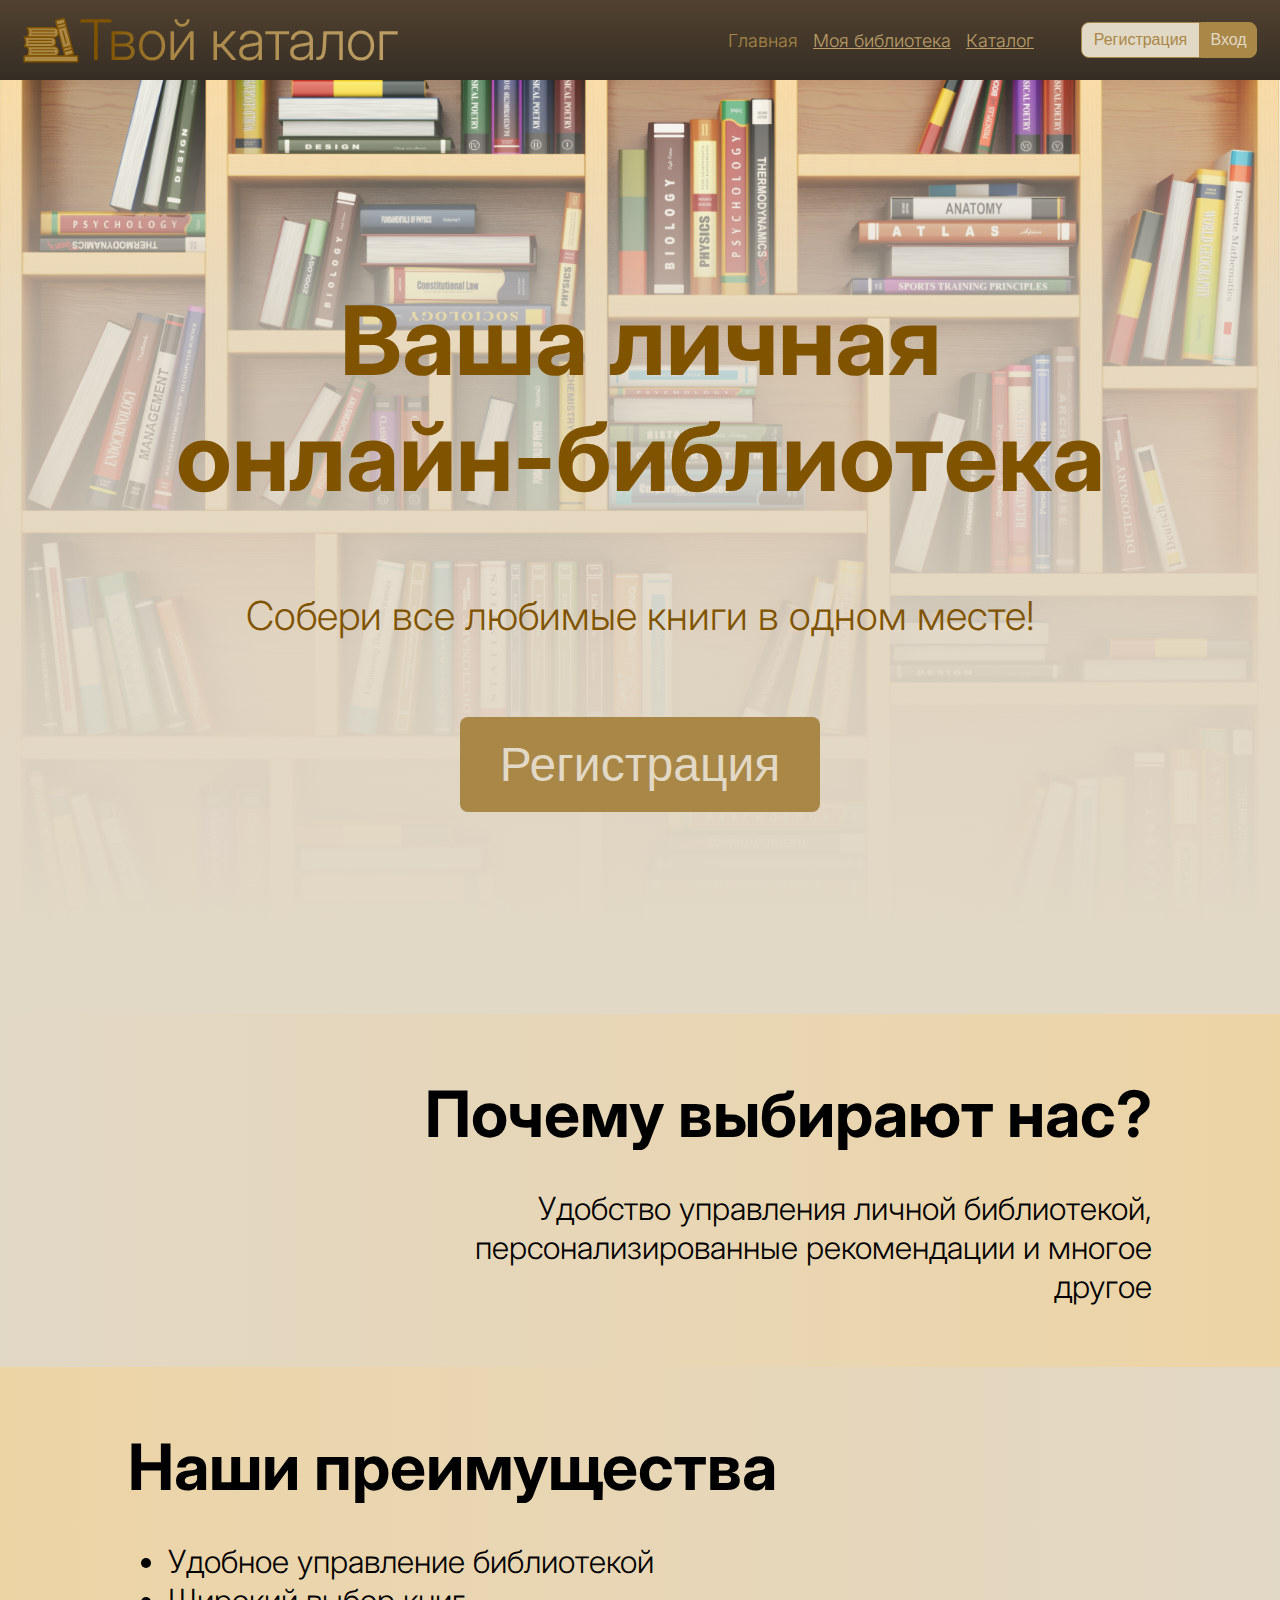
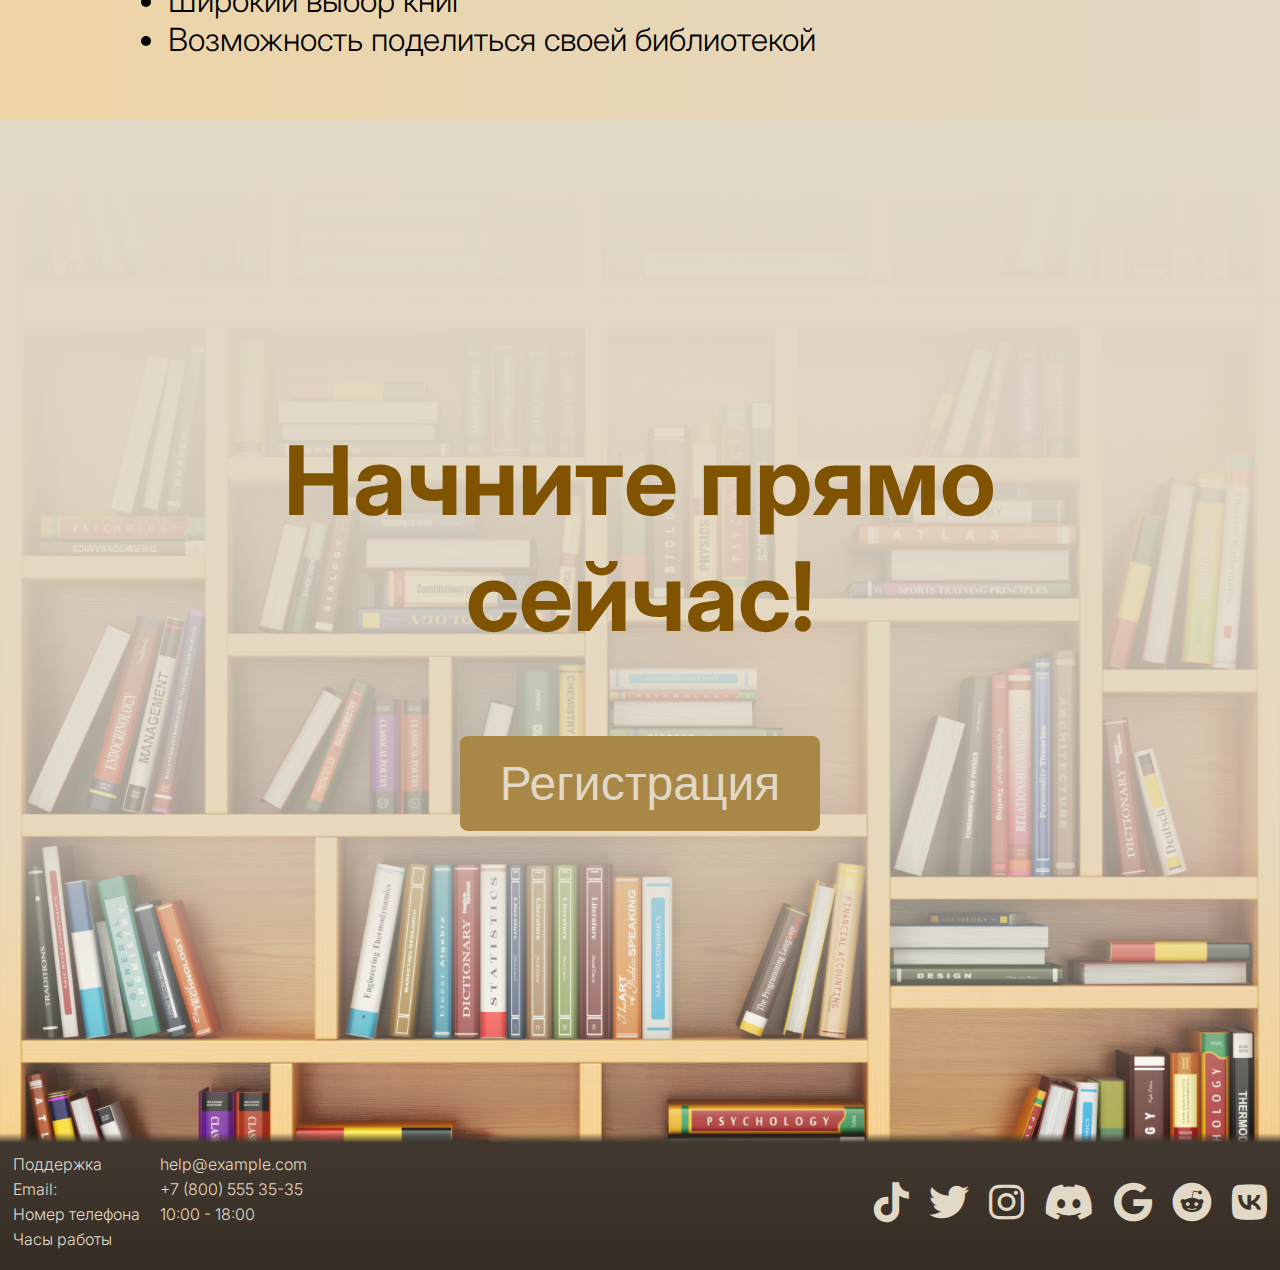
<file: index.html>
<!DOCTYPE html>
<html lang="ru">
    <head>
        <meta charset="UTF-8">
        <meta name="viewport" content="width=device-width, initial-scale=1.0">
        <title>Твой каталог</title>
        <link rel="stylesheet" href="https://cdnjs.cloudflare.com/ajax/libs/font-awesome/6.0.0-beta3/css/all.min.css">
        <link href="https://fonts.googleapis.com/css2?family=Inter:wght@300&amp;display=swap" rel="stylesheet">
        <link rel="stylesheet" href="basic_styles.css">
        <link rel="stylesheet" href="main_page.css">
    </head>
    <body>
        <header>
            <logo>
                <img src="src/logo.svg" alt="Logo">
                <span>Твой каталог</span>
            </logo>
            <div style="display: flex; align-items: center; gap: 47px;">
                <nav>
                    <a href="#" class="active">Главная</a>
                    <a href="my_biblio.html">Моя библиотека</a>
                    <a href="#">Каталог</a>
                </nav>
                <div class="user-panel">
                    <button class="register">Регистрация</button>
                    <button class="login">Вход</button>
                </div>
            </div>
        </header>
        <main>
            <div class="background-layer-1"></div>
            <div class="background-layer-2">
                <div class="gradient-block-1"></div>
                <div class="gradient-block-2"></div>
                <div class="gradient-block-3"></div>
            </div>
            <section class="hero">
                <h1>Ваша личная онлайн-библиотека</h1>
                <p>Собери все любимые книги в одном месте!</p>
                <button class="cta">Регистрация</button>
            </section>
            <section class="why-us">
                <h2>Почему выбирают нас?</h2>
                <p>Удобство управления личной библиотекой, персонализированные рекомендации и многое другое</p>
            </section>
            <section class="advantages">
                <h2>Наши преимущества</h2>
                <ul>
                    <li>Удобное управление библиотекой</li>
                    <li>Широкий выбор книг</li>
                    <li>Возможность поделиться своей библиотекой</li>
                </ul>
            </section>
            <section class="start-now">
                <h2>Начните прямо сейчас!</h2>
                <button class="cta">Регистрация</button>
            </section>
        </main>
        <footer>
            <div class="support">
                <div>
                    <span>Поддержка</span>
                    <span>Email:</span>
                    <span>Номер телефона</span>
                    <span>Часы работы</span>
                </div>
                <div>
                    <span></span>
                    <span>help@example.com</span>
                    <span>+7 (800) 555 35-35</span>
                    <span>10:00 - 18:00</span>
                </div>
            </div>
            <div class="social-media">
                <a href="https://tiktok.com" target="_blank"><i class="fab fa-tiktok"></i></a>
                <a href="https://twitter.com" target="_blank"><i class="fab fa-twitter"></i></a>
                <a href="https://instagram.com" target="_blank"><i class="fab fa-instagram"></i></a>
                <a href="https://discord.com" target="_blank"><i class="fab fa-discord"></i></a>
                <a href="https://google.com" target="_blank"><i class="fab fa-google"></i></a>
                <a href="https://reddit.com" target="_blank"><i class="fab fa-reddit"></i></a>
                <a href="https://vk.com" target="_blank"><i class="fab fa-vk"></i></a>
            </div>
        </footer>
    </body>
</html>
</file>
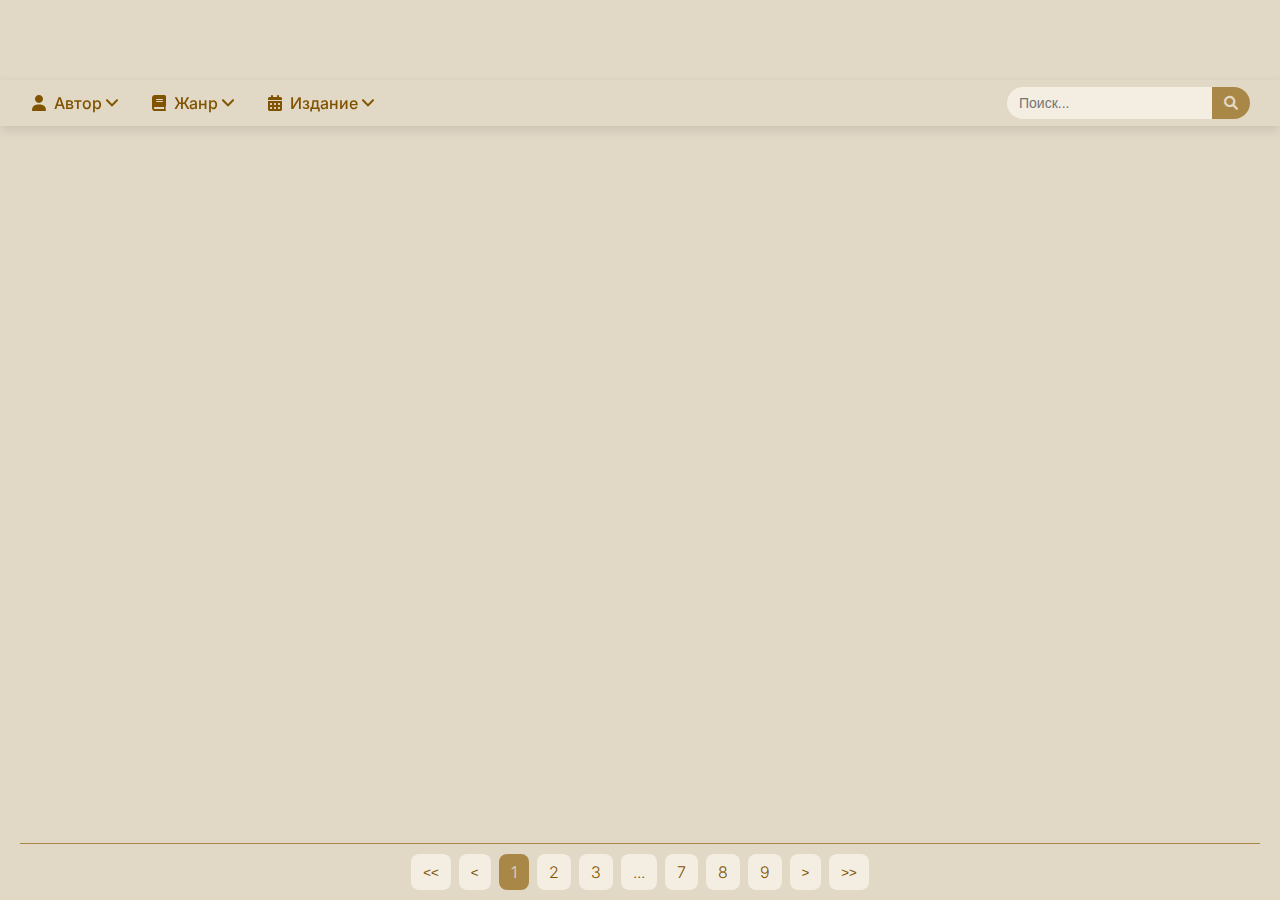
<file: catalog.html>
<!DOCTYPE html>
<html lang="ru">
<head>
    <meta charset="UTF-8">
    <meta name="viewport" content="width=device-width, initial-scale=1.0">
    <title>Каталог книг</title>
    <link rel="stylesheet" href="https://cdnjs.cloudflare.com/ajax/libs/font-awesome/6.0.0-beta3/css/all.min.css">
    <link href="https://fonts.googleapis.com/css2?family=Inter:wght@300&display=swap" rel="stylesheet">
    <link rel="stylesheet" href="styles/base.css">
    <link rel="stylesheet" href="styles/catalog.css">
</head>
<body>
    <div id="header-container"></div>

    <div class="filter-panel">
        <div class="filters">
            <div class="filter" data-filter="author">
                <i class="fas fa-user"></i>
                <span>Автор</span>
                <svg class="arrow" viewBox="0 0 30.727 30.727" width="12" height="12">
                    <path d="M29.994,10.183L15.363,24.812L0.733,10.184c-0.977-0.978-0.977-2.561,0-3.536c0.977-0.977,2.559-0.976,3.536,0l11.095,11.093L26.461,6.647c0.977-0.976,2.559-0.976,3.535,0C30.971,7.624,30.971,9.206,29.994,10.183z"/>
                </svg>
                <ul class="dropdown">
                    <li data-value="">Автор</li>
                    <li data-value="Есенин">Сергей Есенин</li>
                    <li data-value="Венчеровский">Алексей Венчеровский</li>
                    <li data-value="Пушкин">Александр Пушкин</li>
                </ul>
            </div>

            <div class="filter" data-filter="genre">
                <i class="fas fa-book"></i>
                <span>Жанр</span>
                <svg class="arrow" viewBox="0 0 30.727 30.727" width="12" height="12">
                    <path d="M29.994,10.183L15.363,24.812L0.733,10.184c-0.977-0.978-0.977-2.561,0-3.536c0.977-0.977,2.559-0.976,3.536,0l11.095,11.093L26.461,6.647c0.977-0.976,2.559-0.976,3.535,0C30.971,7.624,30.971,9.206,29.994,10.183z"/>
                </svg>
                <ul class="dropdown">
                    <li data-value="">Жанр</li>
                    <li data-value="поэзия">Поэзия</li>
                    <li data-value="проза">Проза</li>
                    <li data-value="драма">Драма</li>
                </ul>
            </div>

            <div class="filter" data-filter="edition">
                <i class="fas fa-calendar-alt"></i>
                <span>Издание</span>
                <svg class="arrow" viewBox="0 0 30.727 30.727" width="12" height="12">
                    <path d="M29.994,10.183L15.363,24.812L0.733,10.184c-0.977-0.978-0.977-2.561,0-3.536c0.977-0.977,2.559-0.976,3.536,0l11.095,11.093L26.461,6.647c0.977-0.976,2.559-0.976,3.535,0C30.971,7.624,30.971,9.206,29.994,10.183z"/>
                </svg>
                <ul class="dropdown">
                    <li data-value="">Издание</li>
                    <li data-value="1920">1920</li>
                    <li data-value="1955">1955</li>
                    <li data-value="2001">2001</li>
                </ul>
            </div>
        </div>
        
        <div class="search">
            <input type="text" placeholder="Поиск...">
            <button class="clear"><i class="fas fa-times"></i></button>
            <button class="search-btn"><i class="fas fa-search"></i></button>
        </div>
    </div>

    <main>
        <section class="books"></section>

        <div class="pagination">
            <button class="prev"><<</button>
            <button class="prev"><</button>
            <span class="page active">1</span>
            <span class="page">2</span>
            <span class="page">3</span>
            <span class="dots">...</span>
            <span class="page">7</span>
            <span class="page">8</span>
            <span class="page">9</span>
            <button class="next">></button>
            <button class="next">>></button>
        </div>
    </main>

    <div id="footer-container"></div>

    <div class="modal-overlay" id="book-details-modal">
        <div class="modal">
            <div class="modal-header">
                <button class="modal-close">&times;</button>
                <h2>Просмотр книги</h2>
            </div>
            <div class="modal-content">
                <div class="image-upload-container">
                    <div class="image-upload">
                        <div class="preview-container">
                            <img src="src/book.jpg" alt="Обложка книги">
                        </div>
                    </div>
                </div>
                <div class="form-fields">
                    <div class="book-title">Название книги</div>
                    <div class="book-author">Автор книги</div>
                    
                    <div class="book-details">
                        <div class="detail-item">
                            <span class="detail-label">Издательство:</span>
                            <span class="detail-value">Издательство</span>
                        </div>
                        <div class="detail-item">
                            <span class="detail-label">Год издания:</span>
                            <span class="detail-value">2023</span>
                        </div>
                        <div class="detail-item">
                            <span class="detail-label">Количество страниц:</span>
                            <span class="detail-value">350</span>
                        </div>
                        <div class="detail-item">
                            <span class="detail-label">Жанр:</span>
                            <span class="detail-value">Фантастика</span>
                        </div>
                    </div>
                    
                    <div class="book-description">
                        <div class="description-label">Описание</div>
                        <p>Есть над чем задуматься: акционеры крупнейших компаний заблокированы в рамках своих собственных рациональных ограничений.</p>
                    </div>
                </div>
            </div>
            <div class="modal-footer">
                <button class="create-btn" id="add-to-library">Добавить</button>
                <button class="create-btn" id="share-book">Поделиться</button>
            </div>
        </div>
    </div>

    <script src="scripts/common.js"></script>
    <script src="scripts/catalog.js"></script>
</body>
</html>
</file>
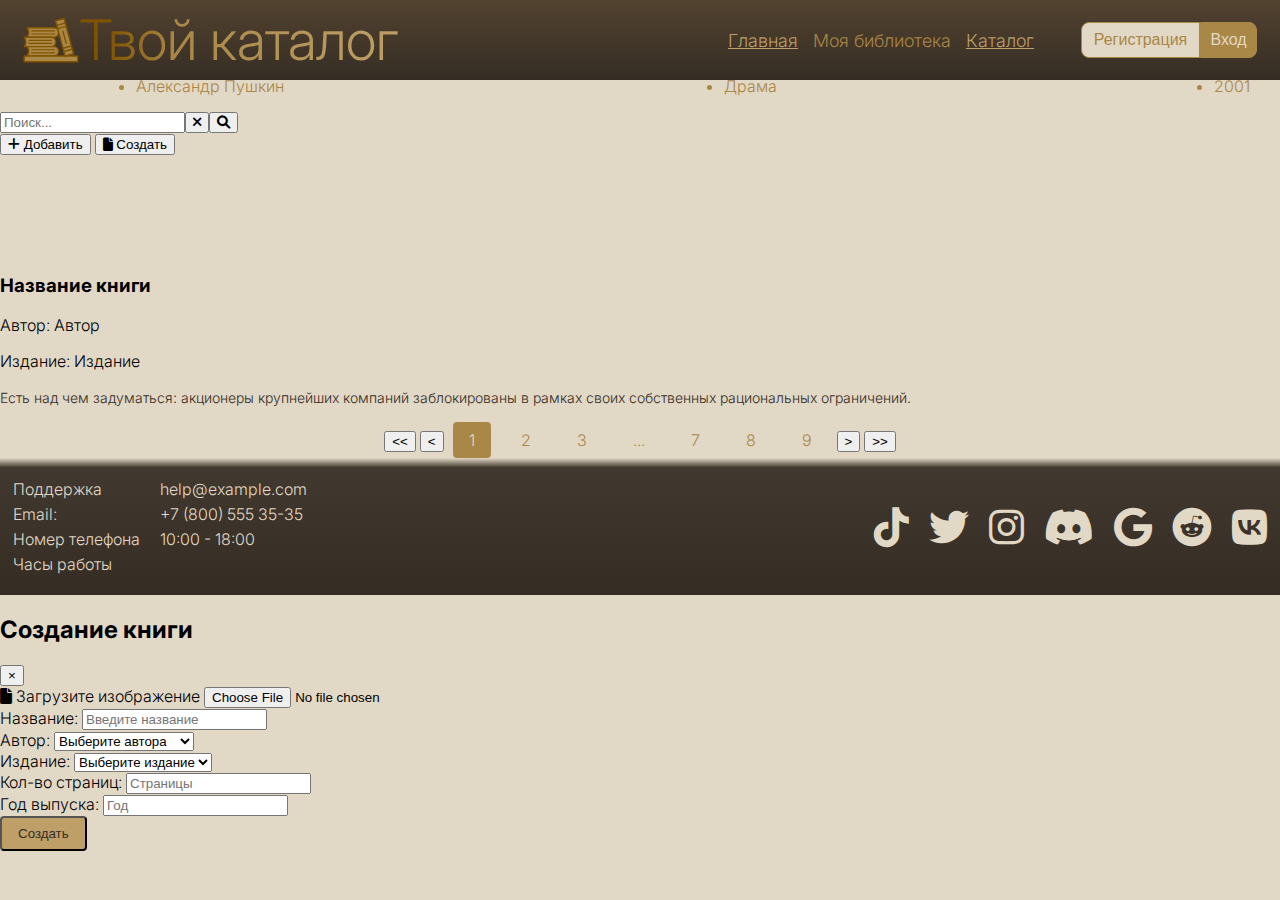
<file: my_biblio.html>
<!-- my_biblio.html -->
<!DOCTYPE html>
<html lang="ru">
<head>
    <meta charset="UTF-8">
    <meta name="viewport" content="width=device-width, initial-scale=1.0">
    <title>Моя библиотека</title>
    <link rel="stylesheet" href="https://cdnjs.cloudflare.com/ajax/libs/font-awesome/6.0.0-beta3/css/all.min.css">
    <link href="https://fonts.googleapis.com/css2?family=Inter:wght@300&display=swap" rel="stylesheet">
    <link rel="stylesheet" href="basic_styles.css">
    <link rel="stylesheet" href="my_biblio.css">
</head>
<body>
    <header>
        <logo>
            <img src="src/logo.svg" alt="Logo">
            <span>Твой каталог</span>
        </logo>
        <div style="display: flex; align-items: center; gap: 47px;">
            <nav>
                <a href="index.html">Главная</a>
                <a href="#" class="active">Моя библиотека</a>
                <a href="#">Каталог</a>
            </nav>
            <div class="user-panel">
                <button class="register">Регистрация</button>
                <button class="login">Вход</button>
            </div>
        </div>
    </header>

    <!-- Панель фильтров -->
    <div class="filter-panel">
        <div class="filters">
            <!-- Фильтр авторов -->
            <div class="filter" data-filter="author">
                <i class="fas fa-user"></i>
                <span>Автор</span>
                <svg class="arrow" viewBox="0 0 30.727 30.727" width="12" height="12">
                    <path d="M29.994,10.183L15.363,24.812L0.733,10.184c-0.977-0.978-0.977-2.561,0-3.536c0.977-0.977,2.559-0.976,3.536,0l11.095,11.093L26.461,6.647c0.977-0.976,2.559-0.976,3.535,0C30.971,7.624,30.971,9.206,29.994,10.183z"/>
                </svg>
                <ul class="dropdown">
                    <li data-value="">Автор</li>
                    <li data-value="Есенин">Сергей Есенин</li>
                    <li data-value="Венчеровский">Алексей Венчеровский</li>
                    <li data-value="Пушкин">Александр Пушкин</li>
                </ul>
            </div>

            <!-- Фильтр жанров -->
            <div class="filter" data-filter="genre">
                <i class="fas fa-book"></i>
                <span>Жанр</span>
                <svg class="arrow" viewBox="0 0 30.727 30.727" width="12" height="12">
                    <path d="M29.994,10.183L15.363,24.812L0.733,10.184c-0.977-0.978-0.977-2.561,0-3.536c0.977-0.977,2.559-0.976,3.536,0l11.095,11.093L26.461,6.647c0.977-0.976,2.559-0.976,3.535,0C30.971,7.624,30.971,9.206,29.994,10.183z"/>
                </svg>
                <ul class="dropdown">
                    <li data-value="">Жанр</li>
                    <li data-value="поэзия">Поэзия</li>
                    <li data-value="проза">Проза</li>
                    <li data-value="драма">Драма</li>
                </ul>
            </div>

            <!-- Фильтр изданий -->
            <div class="filter" data-filter="edition">
                <i class="fas fa-calendar-alt"></i>
                <span>Издание</span>
                <svg class="arrow" viewBox="0 0 30.727 30.727" width="12" height="12">
                    <path d="M29.994,10.183L15.363,24.812L0.733,10.184c-0.977-0.978-0.977-2.561,0-3.536c0.977-0.977,2.559-0.976,3.536,0l11.095,11.093L26.461,6.647c0.977-0.976,2.559-0.976,3.535,0C30.971,7.624,30.971,9.206,29.994,10.183z"/>
                </svg>
                <ul class="dropdown">
                    <li data-value="">Издание</li>
                    <li data-value="1920">1920</li>
                    <li data-value="1955">1955</li>
                    <li data-value="2001">2001</li>
                </ul>
            </div>
        </div>
        
        <div class="search">
            <input type="text" placeholder="Поиск...">
            <button class="clear"><i class="fas fa-times"></i></button>
            <button class="search-btn"><i class="fas fa-search"></i></button>
        </div>
        
        <div class="actions">
            <button class="add"><i class="fas fa-plus"></i> Добавить</button>
            <button class="create"><i class="fas fa-file"></i> Создать</button>
        </div>
    </div>

    <main>
        <section class="books">
            <div class="book-card">
                <div class="book-image">
                    <img src="[data-uri]" alt="Book cover">
                </div>
                <div class="book-info">
                    <h3>Название книги</h3>
                    <p><span>Автор:</span> Автор</p>
                    <p><span>Издание:</span> Издание</p>
                    <p class="description">Есть над чем задуматься: акционеры крупнейших компаний заблокированы в рамках своих собственных рациональных ограничений.</p>
                </div>
            </div>
            
        </section>

        <div class="pagination">
            <button class="prev"><<</button>
            <button class="prev"><</button>
            <span class="page active">1</span>
            <span class="page">2</span>
            <span class="page">3</span>
            <span class="dots">...</span>
            <span class="page">7</span>
            <span class="page">8</span>
            <span class="page">9</span>
            <button class="next">></button>
            <button class="next">>></button>
        </div>
    </main>

    <footer>
        <div class="support">
            <div>
                <span>Поддержка</span>
                <span>Email:</span>
                <span>Номер телефона</span>
                <span>Часы работы</span>
            </div>
            <div>
                <span>help@example.com</span>
                <span>+7 (800) 555 35-35</span>
                <span>10:00 - 18:00</span>
            </div>
        </div>
        <div class="social-media">
            <a href="https://tiktok.com " target="_blank"><i class="fab fa-tiktok"></i></a>
            <a href="https://twitter.com " target="_blank"><i class="fab fa-twitter"></i></a>
            <a href="https://instagram.com " target="_blank"><i class="fab fa-instagram"></i></a>
            <a href="https://discord.com " target="_blank"><i class="fab fa-discord"></i></a>
            <a href="https://google.com " target="_blank"><i class="fab fa-google"></i></a>
            <a href="https://reddit.com " target="_blank"><i class="fab fa-reddit"></i></a>
            <a href="https://vk.com " target="_blank"><i class="fab fa-vk"></i></a>
        </div>
    </footer>

    <div class="modal-overlay">
        <div class="modal">
            <div class="modal-header">
                <h2>Создание книги</h2>
                <button class="modal-close">&times;</button>
            </div>
            <div class="modal-content">
                <div class="image-upload">
                    <i class="fas fa-file"></i>
                    <span>Загрузите изображение</span>
                    <input type="file" class="file-input">
                </div>
                <div class="form-group">
                    <label>Название:</label>
                    <input type="text" placeholder="Введите название">
                </div>
                <div class="form-group">
                    <label>Автор:</label>
                    <select>
                        <option>Выберите автора</option>
                        <option>Сергей Есенин</option>
                        <option>Александр Пушкин</option>
                    </select>
                </div>
                <div class="form-group">
                    <label>Издание:</label>
                    <select>
                        <option>Выберите издание</option>
                        <option>1920</option>
                        <option>1955</option>
                    </select>
                </div>
                <div class="form-group">
                    <label>Кол-во страниц:</label>
                    <input type="number" placeholder="Страницы">
                </div>
                <div class="form-group">
                    <label>Год выпуска:</label>
                    <input type="number" placeholder="Год">
                </div>
            </div>
            <div class="modal-footer">
                <button class="create-btn">Создать</button>
            </div>
        </div>
    </div>

    <script>
        // Инициализация фильтров
        document.querySelectorAll('.filter').forEach(filter => {
            const dropdown = filter.querySelector('.dropdown');
            const label = filter.querySelector('span');
            
            filter.addEventListener('click', () => {
                // Скрываем другие открытые меню
                document.querySelectorAll('.filter .dropdown.open').forEach(el => {
                    if (el !== dropdown) el.classList.remove('open');
                });
                
                // Меняем состояние текущего меню
                dropdown.classList.toggle('open');
            });

            // Обработка выбора элемента из списка
            dropdown.addEventListener('click', (e) => {
                if (e.target.tagName === 'LI') {
                    const value = e.target.dataset.value;
                    label.textContent = e.target.textContent;
                    filter.dataset.selected = value;
                    
                    // Скрываем меню после выбора
                    dropdown.classList.remove('open');
                }
            });
        });
        
        document.addEventListener('click', (e) => {
            // Закрываем меню при клике вне его
            if (!e.target.closest('.filter')) {
                document.querySelectorAll('.dropdown.open').forEach(el => {
                    el.classList.remove('open');
                });
            }
        });

        const searchInput = document.querySelector('.search input');
        const clearButton = document.querySelector('.search .clear');
        const searchElement = document.querySelector('.search');

        searchInput.addEventListener('input', () => {
            if (searchInput.value.trim()) {
                clearButton.style.display = 'flex';
                searchElement.classList.add('has-text');
            } else {
                clearButton.style.display = 'none';
                searchElement.classList.remove('has-text');
            }
        });

        clearButton.addEventListener('click', () => {
            searchInput.value = '';
            clearButton.style.display = 'none';
            searchElement.classList.remove('has-text');
            searchInput.focus();
        });

        // Анимация поиска
        searchInput.addEventListener('focus', () => {
            searchElement.classList.add('focused');
        });

        searchInput.addEventListener('blur', () => {
            if (!searchInput.value.trim()) {
                searchElement.classList.remove('focused');
            }
        });

        const modalOverlay = document.querySelector('.modal-overlay');
        const createBtn = document.querySelector('.create');
        const modalClose = document.querySelector('.modal-close');

        createBtn.addEventListener('click', () => {
            modalOverlay.style.display = 'flex';
        });

        modalClose.addEventListener('click', () => {
            modalOverlay.style.display = 'none';
        });

        document.addEventListener('click', (e) => {
            if (e.target === modalOverlay) {
                modalOverlay.style.display = 'none';
            }
        });
    </script>
</body>
</html>
</file>
<file: basic_styles.css>
body {
    background-color: #E2D8C6;
    font-family: 'Inter', sans-serif;
    font-weight: 300;
    margin: 0;
    padding: 0;
}

header {
    position: fixed;
    display: flex;
    box-sizing: border-box;
    justify-content: space-between;
    align-items: center;
    padding: 0 23px;
    background: linear-gradient(to bottom, #524230, #352D24);
    height: 80px;
    width: 100vw;
}

logo {
    display: flex; 
    align-items: center;
}

logo img {
    height: 56px;
}

logo span {
    font-size: 56px;
    background: linear-gradient(to right, #805300 9%, #A98746 30%, #BD9F67); 
    -webkit-background-clip: text; 
    background-clip: text; 
    color: transparent;
}

nav {
    display: flex;
    gap: 15px;
}

nav a {
    text-decoration: underline;
    color: #BD9F67;
    font-size: 18px;
}

a.active {
	pointer-events: none;
	cursor: default;
    color: #A98746;
    text-decoration: none;
}

.user-panel {
    display: flex;
}

.user-panel button {
    border: 1px solid #A98746;
    font-size: 16px;
    cursor: pointer;
    height: 36px;
}

.user-panel .register {
    background-color: #E2D8C6;
    color: #A98746;
    border-radius: 8px 0 0 8px;
    width: 119px;
}

.user-panel .login {
    background-color: #A98746;
    color: #E2D8C6;
    border-radius: 0 8px 8px 0;
    width: 57px;
}

main {
    padding-top: 80px;
}

footer {
    background: linear-gradient(#E2D8C600, #41392F 7%, #352D24);
    padding: 16px 13px;
    display: flex;
    justify-content: space-between;
    align-items: center;
    color: #E2D8C6;
}

.support {
    display: flex;
    gap: 20px;
}

.support span {
    display: block;
    margin: 5px 0;
}

.social-media {
    display: flex;
    gap: 20px;
}

.social-media a {
    color: #E2D8C6;
    text-decoration: none;
}

.social-media i {
    font-size: 40px; 
}
</file>
<file: main_page.css>
.background-layer-1 {
    position: absolute;
    top: 0;
    left: 0;
    width: 100%;
    height: 2846px;
    background-image: url('src/background-image.jpg');
    background-repeat: repeat-y;
    background-size: 100% auto;
    z-index: -2;
}

.background-layer-2 {
    position: absolute;
    top: 0;
    left: 0;
    width: 100%;
    height: 100%;
    z-index: -1;
}

.gradient-block-1 {
    height: 932.39px;
    background: linear-gradient(#D9D9D900, #E0D9CBB8 33%, #E2D8C7F0 70%, #E2D8C6);
}

.gradient-block-2 {
    height: 850px;
    background-color: #E2D8C6;
}

.gradient-block-3 {
    height: 997px;
    background: linear-gradient(to top, #D9D9D900, #E0D9CBB8 33%, #E2D8C7F0 70%, #E2D8C6);
}

.hero, .why-us, .advantages, .start-now {
    padding: 202px 0;
    text-align: center;
    display: flex;
    align-items: center;
    flex-direction: column;
    gap: 37px;
}

.hero h1, .start-now h2 {
    font-size: 96px;
    color: #805300;
    width: 950px;
    margin: auto;
}

.hero p {
    font-size: 40px;
    color: #805300;
}

.cta {
    background-color: #A98746;
    color: #E2D8C6;
    padding: 20px 40px;
    font-size: 48px;
    border: none;
    border-radius: 8px;
    cursor: pointer;
    width: fit-content;
}

.why-us, .advantages {
    padding: 61px 10%;
    text-align: right;
}

.why-us {
    background: linear-gradient(to right, #E2D8C6, #EDD4A5);
    align-items: flex-end;
}

.why-us h2, .advantages h2 {
    font-size: 64px;
    color: black;
    margin: 0;
}

.why-us p, .advantages ul {
    font-size: 32px;
    color: black;
    width: 758px;
    margin: 0;
}

.advantages {
    background: linear-gradient(to right, #EDD4A5, #E2D8C6);
    text-align: left;
    align-items: flex-start;
}

.advantages ul {
    list-style-type: inherit;
}

.start-now {
    display: flex;
    flex-direction: column;
    gap: 82px;
    padding: 302px 0;
    align-items: center;
}
</file>
<file: styles/base.css>
body {
    background-color: #E2D8C6;
    font-family: 'Inter', sans-serif;
    font-weight: 300;
    margin: 0;
    padding: 0;
    display: flex;
    flex-direction: column;
    min-height: 100vh;
}

a, button, .filter, .book-card, 
.edit-icon, .save-icon, .cancel-icon,
.pagination button, .pagination span, 
.create-btn, .modal-close, .clear, .search-btn,
#change-avatar-btn, .actions button, .visibility, .visibility-icon,
#user-profile, #user-menu button,
.home-register-btn {
    cursor: pointer;
}

header {
    position: fixed;
    display: flex;
    box-sizing: border-box;
    justify-content: space-between;
    align-items: center;
    padding: 0 23px;
    background: linear-gradient(to bottom, #524230, #352D24);
    height: 80px;
    width: 100%;
    z-index: 1000;
}

logo {
    display: flex; 
    align-items: center;
}

logo img {
    height: 56px;
}

logo span {
    font-size: 56px;
    background: linear-gradient(to right, #805300 9%, #A98746 30%, #BD9F67); 
    -webkit-background-clip: text; 
    background-clip: text; 
    color: transparent;
}

.nav-container {
    display: flex;
    align-items: center;
    gap: 47px;
}

nav {
    display: flex;
    gap: 15px;
}

nav a {
    text-decoration: underline;
    color: #BD9F67;
    font-size: 18px;
}

a.active {
    color: #A98746;
    text-decoration: none;
    pointer-events: none;
    cursor: default;
}

.user-panel {
    display: flex;
}

.user-panel button {
    border: 1px solid #A98746;
    font-size: 16px;
    cursor: pointer;
    height: 36px;
}

.user-panel .register {
    background-color: #E2D8C6;
    color: #A98746;
    border-radius: 8px 0 0 8px;
    width: 119px;
}

.user-panel .login {
    background-color: #A98746;
    color: #E2D8C6;
    border-radius: 0 8px 8px 0;
    width: 57px;
}

main {
    padding-top: 80px;
    flex: 1;
    display: flex;
    flex-direction: column;
}

footer {
    background: linear-gradient(#E2D8C600, #41392F 7%, #352D24);
    padding: 16px 13px;
    display: flex;
    justify-content: space-between;
    align-items: center;
    color: #E2D8C6;
}

.support {
    display: flex;
    gap: 20px;
}

.support span {
    display: block;
    margin: 5px 0;
}

.social-media {
    display: flex;
    gap: 20px;
}

.social-media a {
    color: #E2D8C6;
    text-decoration: none;
}

.social-media i {
    font-size: 40px; 
}

#user-profile {
    display: flex;
    align-items: center;
    gap: 10px;
    color: #BD9F67;
    font-size: 18px;
}

#user-avatar {
    border: 3px #A98746 solid;
    border-radius: 26px;
    height: 48px;
    width: 48px;
    object-fit: contain;
}

.form-group.remember {
    margin: 10px;
    margin-top: -10px;
}

.remember {
    display: flex;
    align-items: center;
    gap: 10px;
}

.form-group.remember label {
    margin-bottom: 0;
    padding-left: 0;
}

.form-group.remember input {
    width: min-content;
    margin-left: 10px;
    padding: 0;
}

#user-menu {
    position: absolute;
    top: 70px;
    right: 20px;
    background: #F4EDE1;
    border-radius: 8px;
    box-shadow: 0 4px 10px rgba(0,0,0,0.1);
    z-index: 1001;
    min-width: 200px;
    display: none;
    overflow: hidden;
    animation: menuFade 0.3s ease;
}

@keyframes menuFade {
    from { opacity: 0; transform: translateY(-10px); }
    to { opacity: 1; transform: translateY(0); }
}

#user-menu button {
    display: flex;
    align-items: center;
    width: 100%;
    padding: 12px 20px;
    text-align: left;
    background: none;
    border: none;
    cursor: pointer;
    color: #805300;
    gap: 10px;
    transition: background 0.2s;
}

#user-menu button i {
    width: 20px;
    text-align: center;
}

#user-menu button:hover {
    background: rgba(169, 135, 70, 0.2);
}

#user-menu button:active {
    background: rgba(169, 135, 70, 0.3);
}

/* Адаптивность для маленьких экранов */
@media (max-width: 1100px) {
    header {
        flex-direction: column;
        height: auto;
        padding: 15px;
    }
    
    logo span {
        font-size: 40px;
    }
    
    .nav-container {
        flex-direction: column;
        gap: 15px;
        margin-top: 15px;
    }
    
    .filter-panel {
        flex-wrap: wrap;
        top: 60px;
        padding: 10px;
    }
    
    .filters {
        order: 1;
        width: 100%;
        margin-bottom: 10px;
        justify-content: center;
    }
    
    .search {
        order: 2;
        max-width: 100%;
        margin: 0 0 10px;
    }
    
    .actions {
        order: 3;
        width: 100%;
        justify-content: center;
    }
    
    .books {
        grid-template-columns: repeat(auto-fill, minmax(250px, 1fr));
        padding-top: 180px;
    }
}
</file>
<file: styles/catalog.css>
.filter-panel {
    position: fixed;
    top: 80px;
    left: 0;
    right: 0;
    display: flex;
    justify-content: space-between;
    align-items: center;
    padding: 5px 20px;
    background-color: rgba(226, 216, 198, 0.7);
    backdrop-filter: blur(10px);
    box-shadow: 0 4px 10px rgba(0, 0, 0, 0.1);
    z-index: 999;
}

.filters {
    display: flex;
    gap: 10px;
}

.filter {
    position: relative;
    display: flex;
    align-items: center;
    padding: 8px 12px;
    cursor: pointer;
    border-radius: 8px;
    transition: background 0.2s;
}

.filter i {
    margin-right: 8px;
    color: #805300;
}

.filter span {
    color: #805300;
    font-weight: 500;
}

.arrow {
    fill: #805300;
    margin-left: 4px;
    transition: transform 0.2s;
}

.filter:hover {
    background: rgba(169, 135, 70, 0.2);
}

.filter:hover .arrow {
    transform: rotate(180deg);
}

.dropdown {
    position: absolute;
    top: 100%;
    left: 0;
    right: 0;
    background: rgba(226, 216, 198, 0.8);
    border-radius: 0 0 8px 8px;
    list-style: none;
    padding: 8px 0;
    margin-top: 5px;
    box-shadow: 0 4px 10px rgba(0, 0, 0, 0.1);
    display: none;
    z-index: 1000;
    animation: dropdownFade 0.2s ease;
    backdrop-filter: blur(10px);
}

.dropdown.open {
    display: block;
}

.dropdown li {
    padding: 8px 24px;
    color: #805300;
    cursor: pointer;
    transition: background 0.2s;
}

.dropdown li:hover {
    background: rgba(169, 135, 70, 0.2);
}

@keyframes dropdownFade {
    from { opacity: 0; transform: translateY(-5px); }
    to { opacity: 1; transform: translateY(0); }
}

.search {
    display: flex;
    align-items: center;
    flex: 0 1 auto;
    min-width: 100px;
    max-width: 300px;
    border-radius: 20px;
    overflow: hidden;
    background-color: #F4EDE1;
    transition: all 0.3s ease;
    margin: 0 10px;
}

.search.focused {
    flex: 1 1 auto;
    max-width: 100%;
}

.search input {
    flex: 1;
    width: 100%;
    padding: 8px 12px;
    border: none;
    background-color: transparent;
    color: #805300;
    font-size: 14px;
    transition: all 0.3s ease;
}

.search input:focus {
    outline: none;
}

.search .clear {
    display: none;
    align-items: center;
    justify-content: center;
    width: 20px;
    height: 20px;
    color: #A98746;
    background: none;
    border: none;
    cursor: pointer;
    font-size: 12px;
    margin-right: 4px;
    padding: 0;
}

.search.has-text .clear {
    display: flex;
}

.search .search-btn {
    background-color: #A98746;
    color: #E2D8C6;
    padding: 8px 12px;
    border: none;
    cursor: pointer;
    font-size: 14px;
}

.actions {
    display: flex;
    gap: 12px;
}

.add, .create {
    background-color: #A98746;
    color: #E2D8C6;
    padding: 8px 20px;
    border: none;
    border-radius: 8px;
    font-size: 16px;
    cursor: pointer;
}

.books {
    display: grid;
    grid-template-columns: repeat(auto-fill, minmax(300px, 1fr));
    gap: 20px;
    padding: 0px 20px 20px;
    flex: 1;
    align-items: start;
}

.book-card {
    position: relative;
    overflow: hidden;
    border-radius: 8px;
    transition: transform 0.2s;
    min-height: 200px;
}

.image-container {
    height: 100%;
    width: 100%;
    position: absolute;
    top: 0;
    left: 0;
    z-index: 1;
}

.image-container img {
    width: 100%;
    height: 100%;
    object-fit: cover;
}

.book-card:hover {
    transform: scale(1.02);
}

.book-info {
    position: relative;
    z-index: 2;
    padding: 12px;
    background: rgba(244, 237, 225, 0.8);
    backdrop-filter: blur(10px);
    margin-top: 200px;
}

.book-info h3 {
    color: #805300;
    font-size: 20px;
    margin-bottom: 8px;
}

.book-info p {
    color: #805300;
    margin: 4px 0;
}

.description {
    color: #524230;
    line-height: 1.5;
    display: -webkit-box;
    line-clamp: 3;
    -webkit-line-clamp: 3;
    -webkit-box-orient: vertical;
    overflow: hidden;
}

.pagination {
    display: flex;
    justify-content: center;
    gap: 8px;
    padding: 10px 20px;
    background-color: #E2D8C6;
    border-top: 1px solid #A98746;
    margin: 0 20px;
}

.pagination button, .pagination span {
    padding: 8px 12px;
    border: none;
    border-radius: 8px;
    cursor: pointer;
    background-color: #F4EDE1;
    color: #805300;
}

.pagination button:hover, .pagination span:hover {
    background-color: #A98746;
    color: #E2D8C6;
}

.pagination .active {
    background-color: #A98746;
    color: #E2D8C6;
}

.modal-overlay {
    position: fixed;
    top: 0;
    left: 0;
    right: 0;
    bottom: 0;
    background: rgba(0, 0, 0, 0.7);
    display: none;
    justify-content: center;
    align-items: center;
    z-index: 3000;
}

.modal {
    background: #F4EDE1;
    border-radius: 16px;
    width: 60%;
    max-width: 900px;
    /*! box-shadow: 0 10px 30px rgba(0, 0, 0, 0.3); */
    position: relative;
    overflow: hidden;
    animation: modalFade 0.3s ease;
}

@keyframes modalFade {
    from { opacity: 0; transform: translateY(-20px); }
    to { opacity: 1; transform: translateY(0); }
}

.modal-header {
    padding: 25px 30px 0;
    text-align: center;
}

.modal-header h2 {
    color: #805300;
    font-size: 48px;
    font-weight: 700;
    letter-spacing: 0.5px;
    margin: 0;
    padding: 25px 0 0 0;
}


.modal-close {
    position: absolute;
    top: 20px;
    right: 20px;
    background: none;
    border: none;
    font-size: 32px;
    color: #A98746;
    cursor: pointer;
    width: 40px;
    height: 40px;
    display: flex;
    align-items: center;
    justify-content: center;
    border-radius: 50%;
    transition: background 0.2s;
}

.modal-close:hover {
    background: rgba(226, 216, 198, 0.2);
}

.modal-content {
    display: flex;
    padding: 30px;
    gap: 30px;
    max-height: 70vh;
    overflow-y: auto;
}

.scrollable-fields {
    max-height: 60vh;
    overflow-y: auto;
    padding-right: 10px;
}

/* Для Firefox */
.scrollable-fields {
    scrollbar-width: thin;
    scrollbar-color: #A98746 #F0E5D1;
}

.scrollable-fields::-webkit-scrollbar {
    width: 8px;
}

.scrollable-fields::-webkit-scrollbar-track {
    background: #F0E5D1;
    border-radius: 4px;
}

.scrollable-fields::-webkit-scrollbar-thumb {
    background: #A98746;
    border-radius: 4px;
}

.scrollable-fields::-webkit-scrollbar-thumb:hover {
    background: #805300;
}

.image-upload-container {
    flex: 1;
    display: flex;
    flex-direction: column;
}

.image-upload {
    border: 3px #A98746 dashed;
    border-radius: 25px;
    position: relative;
    background: #F0E5D1;
    transition: all 0.3s;
    cursor: pointer;
}

.image-upload .content {
    position: absolute;
    top: 0;
    left: 0;
    right: 0;
    bottom: 0;
    display: flex;
    flex-direction: column;
    align-items: center;
    justify-content: center;
    padding: 20px;
    transition: all 0.3s;
}

.image-upload .fas {
    font-size: 48px;
    color: #A98746;
    margin-bottom: 15px;
}

.image-upload span {
    color: #524230;
    font-size: 16px;
    line-height: 1.5;
}

.preview-container {
    display: flex;
    align-items: center;
    justify-content: center;
    padding: 10px;
}

.preview-container img {
    max-width: 100%;
    max-height: 100%;
    object-fit: contain;
    border-radius: 15px;
}

.image-placeholder {
    padding-top: 133%;
}

@media (max-width: 900px) {
    .modal-content {
        flex-direction: column;
    }
    
    .image-upload-container {
        width: 100%;
        margin-bottom: 25px;
    }
    
    .image-upload {
        padding-top: 0;
        height: 300px;
    }
}

.form-fields {
    flex: 1;
    display: flex;
    flex-direction: column;
}

.form-group {
    margin-bottom: 20px;
}

.form-group label {
    display: block;
    margin-bottom: 8px;
    color: #805300;
    font-weight: 500;
    font-size: 16px;
}

.form-group input,
.form-group select,
.form-group textarea {
    width: 100%;
    padding: 10px 18px;
    border: 1px solid #A98746;
    border-radius: 32px;
    background: #F0E5D1;
    color: #524230;
    font-size: 16px;
    box-sizing: border-box;
    transition: all 0.2s;
    font-family: 'Inter', sans-serif;
}

.form-group textarea {
    border-radius: 12px;
    resize: vertical;
    min-height: 120px;
    max-height: 200px;
}

.form-group input:focus,
.form-group select:focus,
.form-group textarea:focus {
    outline: none;
    border-color: #805300;
    box-shadow: 0 0 0 2px rgba(128, 83, 0, 0.2);
}

.modal-footer {
    padding: 20px 30px;
    background: #A98746;
    text-align: right;
    display: flex;
    justify-content: flex-end;
    gap: 10px;
}

.create-btn {
    background: #F4EDE1;
    color: #A98746;
    padding: 8px 30px;
    border: none;
    border-radius: 8px;
    font-size: 16px;
    cursor: pointer;
    transition: all 0.3s;
}

.create-btn:hover {
    background: #E2D8C6;
    transform: translateY(-2px);
    box-shadow: 0 4px 8px rgba(0, 0, 0, 0.2);
}

#delete-book {
    background-color: #ff4d4d;
    color: white;
}

#delete-book:hover {
    background-color: #ff3333;
}

#cancel-edit {
    background-color: #e2d8c6;
    color: #524230;
}

#cancel-edit:hover {
    background-color: #d0c6b4;
}

.book-title {
    font-size: 28px;
    font-weight: bold;
    color: #805300;
    margin-bottom: 10px;
}

.book-author {
    font-size: 22px;
    color: #524230;
    margin-bottom: 25px;
    position: relative;
    padding-left: 75px;
}
    
.book-author:before {
    content: "Автор:";
    font-weight: bold;
    color: #805300;
    position: absolute;
    left: 0;
}

.book-details {
    margin-bottom: 25px;
}

.detail-item {
    margin-bottom: 10px;
    font-size: 16px;
}

.detail-label {
    font-weight: bold;
    color: #805300;
    margin-right: 5px;
}

.detail-value {
    color: #524230;
}

.book-description {
    border-top: 1px solid #A98746;
    padding-top: 15px;
}

.description-label {
    font-weight: bold;
    color: #805300;
    font-size: 18px;
    margin-bottom: 10px;
}

.book-description p {
    color: #524230;
    line-height: 1.6;
}

.book-title-input {
    font-size: 20px !important;
    font-weight: bold !important;
    color: #805300 !important;
}

.book-author-input {
    font-size: 18px !important;
    color: #524230 !important;
}

#login-modal .modal,
#register-modal .modal {
    width: 444px;
    min-width: 300px;
    max-width: 400px;
}

.autocomplete-dropdown {
    background-color: #F0E5D1;
    max-height: 250px; 
    overflow-y: auto; 
    width: 100%;
    padding-top: 20px;
    border-radius: 0 0 25px 25px;
    margin-top: -20px;
    border: 1px solid #A98746;
    box-sizing: border-box;
}

.autocomplete-option {
    padding: 8px 12px;
    cursor: pointer;
}

.autocomplete-option:hover {
    background-color: #f0f0f0;
}
</file>
<file: my_biblio.css>
.container {
    max-width: 1200px;
    margin: 0 auto;
    padding: 0 20px;
}

.search-bar, .search {
    background-color: #E2D8C6;
    display: flex;
    /* margin: 0 auto; */
    justify-content: space-between;
}

.search-bar {
    gap: 100px;
}

.search {
    gap: inherit;
    /* justify-content: space-between; */
    width: max-content;
}

.filters {
    display: flex;
    align-items: center;
    gap: 20px;
    justify-content: space-between;
}

.filter {
    display: flex;
    align-items: center;
    gap: 8px;
    color: #A98746;
    cursor: pointer;
}

.search-form {
    flex-grow: 1;
}

.search-form input {
    padding: 10px 0px 10px 16px;
    border: 1px solid #A98746;
    border-top-left-radius: 20px;
    border-bottom-left-radius: 20px;
    background-color: transparent;
    color: #352D24;
}

.search-form button {
    background-color: #A98746;
    color: #E2D8C6;
    border: none;
    padding: 10px 16px;
    border-top-right-radius: 20px;
    border-bottom-right-radius: 20px;
    cursor: pointer;
}

.clear-btn {
    position: absolute;
    top: 50%;
    right: 60px;
    transform: translateY(-50%);
    color: #BD9F67;
    cursor: pointer;
}

.action-buttons {
    display: flex;
    gap: 10px;
}

.add-btn,
.create-btn {
    display: flex;
    align-items: center;
    gap: 8px;
    padding: 8px 16px;
    border-radius: 4px;
    cursor: pointer;
}

.add-btn {
    background-color: #A98746;
    color: #E2D8C6;
}

.create-btn {
    background-color: #BD9F67;
    color: #352D24;
}

.book-cards {
    padding: 40px 0;
    display: grid;
    grid-template-columns: repeat(5, 1fr);
    gap: 20px;
}

.card {
    background-color: #F0ECE1;
    border-radius: 8px;
    overflow: hidden;
}

.image {
    height: 200px;
    background: url('[data-uri]') center/cover no-repeat;
}

.content {
    padding: 16px;
}

.content h3 {
    margin: 0 0 8px;
    font-size: 18px;
    color: #352D24;
}

.author,
.edition {
    font-size: 16px;
    color: #BD9F67;
    margin: 0 0 8px;
}

.description {
    font-size: 14px;
    line-height: 1.5;
    color: #352D24;
}

.pagination {
    text-align: center;
}

.pagination a,
.pagination span {
    display: inline-block;
    margin: 0 5px;
    padding: 8px 16px;
    border-radius: 4px;
    color: #A98746;
    text-decoration: none;
    transition: all 0.3s;
}

.pagination .active {
    background-color: #A98746;
    color: #E2D8C6;
}

.pagination a:hover:not(.active) {
    background-color: #BD9F67;
    color: #E2D8C6;
}
</file>
